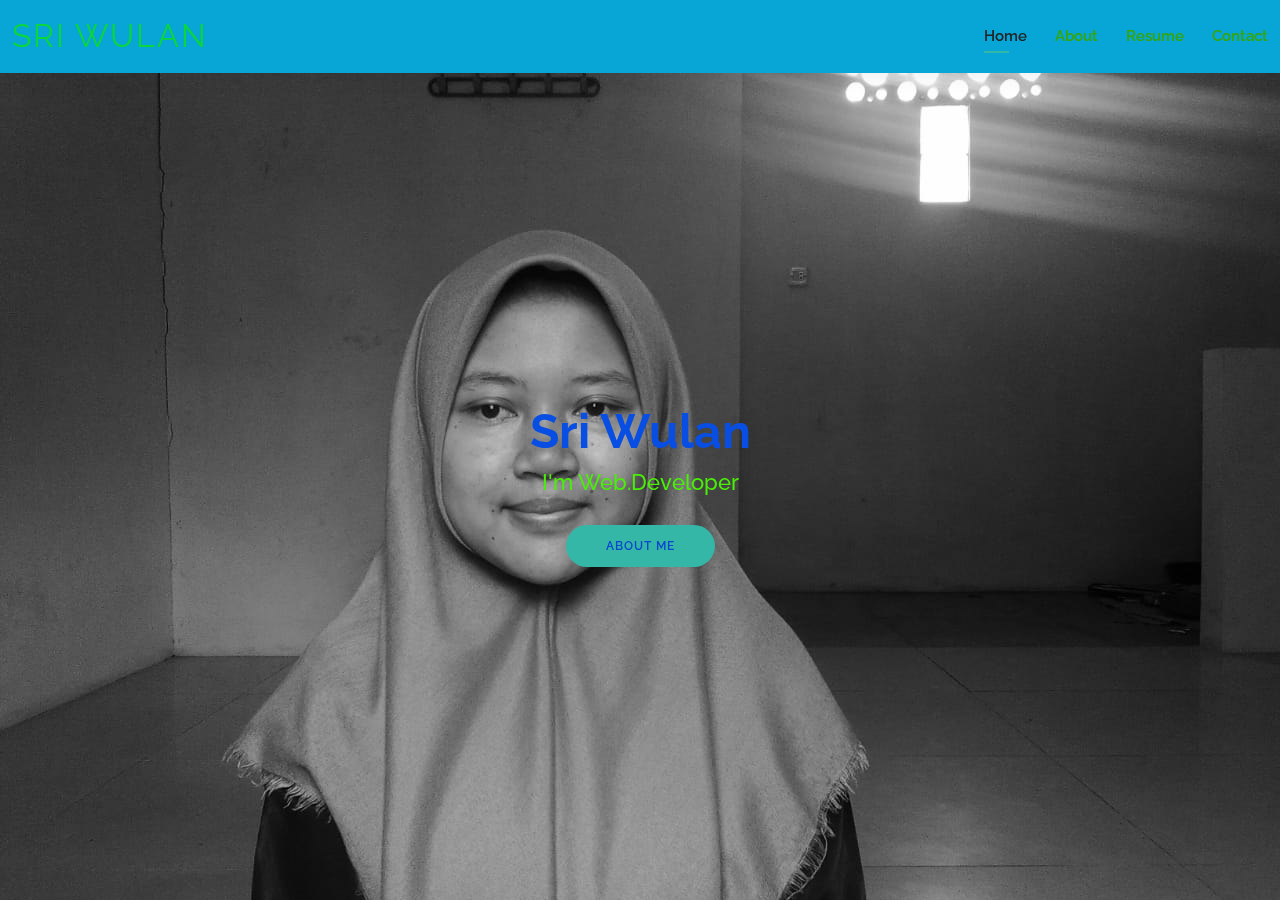
<file: index.html>
<!DOCTYPE html>
<html lang="en">

<head>
  <meta charset="utf-8">
  <meta content="width=device-width, initial-scale=1.0" name="viewport">

  <title>Sriwulan - Index</title>
  <meta content="" name="description">
  <meta content="" name="keywords">

  <!-- Favicons -->
  <link href="assets/img/favicon.png" rel="icon">
  <link href="assets/img/apple-touch-icon.png" rel="apple-touch-icon">

  <!-- Google Fonts -->
  <link href="https://fonts.googleapis.com/css?family=Open+Sans:300,300i,400,400i,600,600i,700,700i|Raleway:300,300i,400,400i,500,500i,600,600i,700,700i|Poppins:300,300i,400,400i,500,500i,600,600i,700,700i" rel="stylesheet">

  <!-- Vendor CSS Files -->
  <link href="assets/vendor/aos/aos.css" rel="stylesheet">
  <link href="assets/vendor/bootstrap/css/bootstrap.min.css" rel="stylesheet">
  <link href="assets/vendor/bootstrap-icons/bootstrap-icons.css" rel="stylesheet">
  <link href="assets/vendor/boxicons/css/boxicons.min.css" rel="stylesheet">
  <link href="assets/vendor/glightbox/css/glightbox.min.css" rel="stylesheet">
  <link href="assets/vendor/swiper/swiper-bundle.min.css" rel="stylesheet">

  <!-- Template Main CSS File -->
  <link href="assets/css/style.css" rel="stylesheet">

  <!-- =======================================================
  * Template Name: Kelly
  * Updated: Sep 18 2023 with Bootstrap v5.3.2
  * Template URL: https://bootstrapmade.com/kelly-free-bootstrap-cv-resume-html-template/
  * Author: BootstrapMade.com
  * License: https://bootstrapmade.com/license/
  ======================================================== -->
</head>

<body>

  <!-- ======= Header ======= -->
  <header id="header" class="fixed-top">
    <div class="container-fluid d-flex justify-content-between align-items-center">

      <h1 class="logo me-auto me-lg-0"><a href="index.html">Sri wulan</a></h1>
      <!-- Uncomment below if you prefer to use an image logo -->
      <!-- <a href="index.html" class="logo"><img src="assets/img/logo.png" alt="" class="img-fluid"></a>-->

      <nav id="navbar" class="navbar order-last order-lg-0">
        <ul>
          <li><a class="active" href="index.html">Home</a></li>
          <li><a href="about.html">About</a></li>
          <li><a href="resume.html">Resume</a></li>
          <li><a href="contact.html">Contact</a></li>
        </ul>
        <i class="bi bi-list mobile-nav-toggle"></i>
      </nav><!-- .navbar -->

    </div>

  </header><!-- End Header -->

  <!-- ======= Hero Section ======= -->
  <section id="hero" class="d-flex align-items-center">
    <div class="container d-flex flex-column align-items-center" data-aos="zoom-in" data-aos-delay="100">
      <h1>Sri Wulan</h1>
      <h2>I'm Web.Developer</h2>
      <a href="about.html" class="btn-about">About Me</a>
    </div>
  </section><!-- End Hero -->


  <div id="preloader"></div>
  <a href="#" class="back-to-top d-flex align-items-center justify-content-center"><i class="bi bi-arrow-up-short"></i></a>

  <!-- Vendor JS Files -->
  <script src="assets/vendor/purecounter/purecounter_vanilla.js"></script>
  <script src="assets/vendor/aos/aos.js"></script>
  <script src="assets/vendor/bootstrap/js/bootstrap.bundle.min.js"></script>
  <script src="assets/vendor/glightbox/js/glightbox.min.js"></script>
  <script src="assets/vendor/isotope-layout/isotope.pkgd.min.js"></script>
  <script src="assets/vendor/swiper/swiper-bundle.min.js"></script>
  <script src="assets/vendor/waypoints/noframework.waypoints.js"></script>
  <script src="assets/vendor/php-email-form/validate.js"></script>

  <!-- Template Main JS File -->
  <script src="assets/js/main.js"></script>

</body>

</html>
</file>
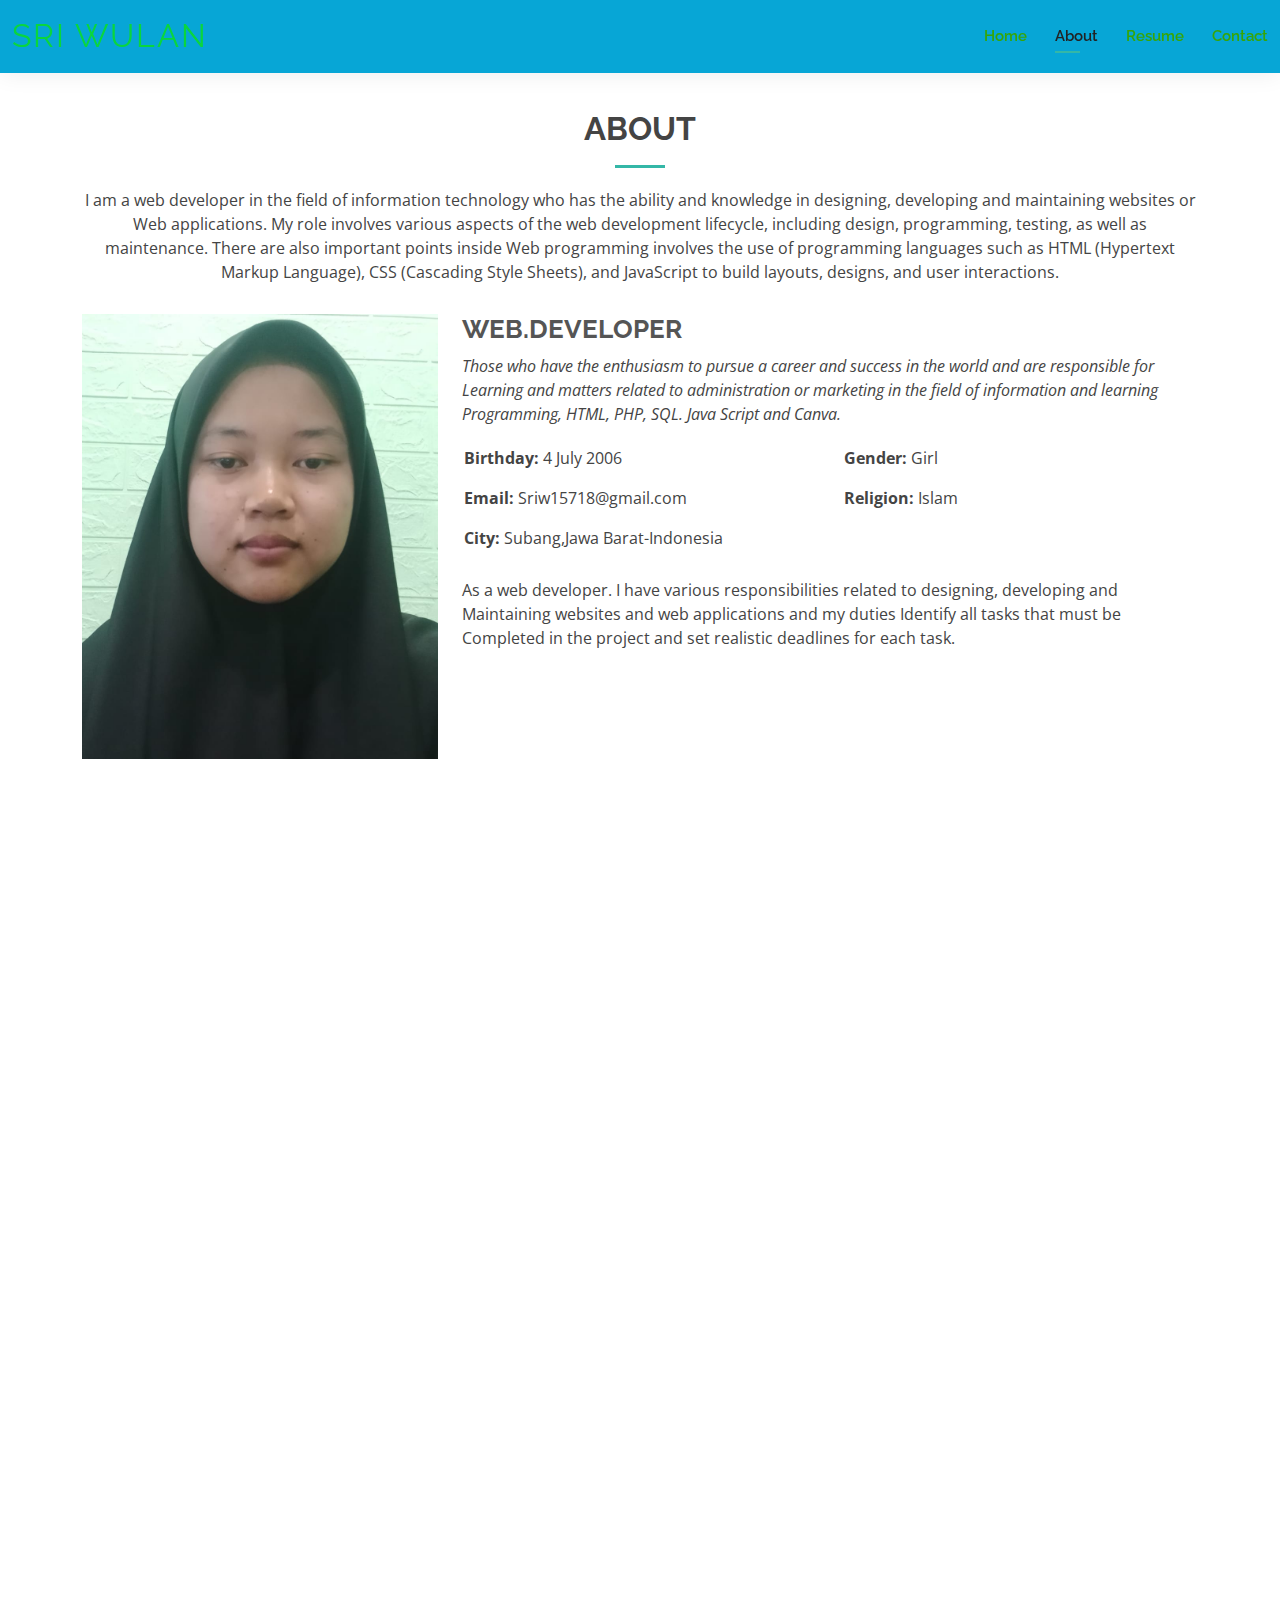
<file: about.html>
<!DOCTYPE html>
<html lang="en">

<head>
  <meta charset="utf-8">
  <meta content="width=device-width, initial-scale=1.0" name="viewport">

  <title>About - Sriwulan</title>
  <meta content="" name="description">
  <meta content="" name="keywords">

  <!-- Favicons -->
  <link href="assets/img/favicon.png" rel="icon">
  <link href="assets/img/apple-touch-icon.png" rel="apple-touch-icon">

  <!-- Google Fonts -->
  <link href="https://fonts.googleapis.com/css?family=Open+Sans:300,300i,400,400i,600,600i,700,700i|Raleway:300,300i,400,400i,500,500i,600,600i,700,700i|Poppins:300,300i,400,400i,500,500i,600,600i,700,700i" rel="stylesheet">

  <!-- Vendor CSS Files -->
  <link href="assets/vendor/aos/aos.css" rel="stylesheet">
  <link href="assets/vendor/bootstrap/css/bootstrap.min.css" rel="stylesheet">
  <link href="assets/vendor/bootstrap-icons/bootstrap-icons.css" rel="stylesheet">
  <link href="assets/vendor/boxicons/css/boxicons.min.css" rel="stylesheet">
  <link href="assets/vendor/glightbox/css/glightbox.min.css" rel="stylesheet">
  <link href="assets/vendor/swiper/swiper-bundle.min.css" rel="stylesheet">

  <!-- Template Main CSS File -->
  <link href="assets/css/style.css" rel="stylesheet">

  <!-- =======================================================
  * Template Name: Kelly
  * Updated: Sep 18 2023 with Bootstrap v5.3.2
  * Template URL: https://bootstrapmade.com/kelly-free-bootstrap-cv-resume-html-template/
  * Author: BootstrapMade.com
  * License: https://bootstrapmade.com/license/
  ======================================================== -->
</head>

<body>

  <!-- ======= Header ======= -->
  <header id="header" class="fixed-top">
    <div class="container-fluid d-flex justify-content-between align-items-center">

      <h1 class="logo me-auto me-lg-0"><a href="index.html">Sri Wulan</a></h1>
      <!-- Uncomment below if you prefer to use an image logo -->
      <!-- <a href="index.html" class="logo"><img src="assets/img/logo.png" alt="" class="img-fluid"></a>-->

      <nav id="navbar" class="navbar order-last order-lg-0">
        <ul>
          <li><a href="index.html">Home</a></li>
          <li><a class="active" href="about.html">About</a></li>
          <li><a href="resume.html">Resume</a></li>
          <li><a href="contact.html">Contact</a></li>
        </ul>
        <i class="bi bi-list mobile-nav-toggle"></i>
      </nav><!-- .navbar -->

    </div>

  </header><!-- End Header -->

  <main id="main">

    <!-- ======= About Section ======= -->
    <section id="about" class="about">
      <div class="container" data-aos="fade-up">

        <div class="section-title">
          <h2>About</h2>
          <p>I am a web developer in the field of information technology who has the ability and knowledge in designing, developing and maintaining websites or Web applications. My role involves various aspects of the web development lifecycle, including design, programming, testing, as well as maintenance.
             There are also important points inside
             Web programming involves the use of programming languages ​​such as HTML (Hypertext Markup Language), CSS (Cascading Style Sheets), and JavaScript to build layouts, designs, and user interactions.</p>
        </div>

        <div class="row">
          <div class="col-lg-4">
            <img src="assets/img/srw.jpeg" class="img-fluid" alt="">
          </div>
          <div class="col-lg-8 pt-4 pt-lg-0 content">
            <h3>WEB.DEVELOPER</h3>
            <p class="fst-italic">
              Those who have the enthusiasm to pursue a career and success in the world and are responsible for Learning and matters related to administration or marketing in the field of information and learning Programming, HTML, PHP, SQL. Java Script and Canva.
            </p>
            <div class="row">
              <div class="col-lg-6">
                <ul>
                  <li><i class="bi bi-rounded-right"></i> <strong>Birthday:</strong> 4 July 2006</li>
                  <li><i class="bi bi-rounded-right"></i> <strong>Email:</strong> Sriw15718@gmail.com</li>
                  <li><i class="bi bi-rounded-right"></i> <strong>City:</strong>  Subang,Jawa Barat-Indonesia</li>
                </ul>
              </div>
              <div class="col-lg-6">
                <ul>
                  <li><i class="bi bi-rounded-right"></i> <strong>Gender:</strong> Girl</li>
                  <li><i class="bi bi-rounded-right"></i> <strong>Religion:</strong> Islam</li>
                </ul>
              </div>
            </div>
            <p>As a web developer. I have various responsibilities related to designing, developing and Maintaining websites and web applications
              and my duties
              Identify all tasks that must be Completed in the project and set realistic deadlines for each task.
              
            </p>
          </div>
        </div>

      </div>
    </section><!-- End About Section -->

    <!-- ======= Skills Section ======= -->
    <section id="skills" class="skills">
      <div class="container" data-aos="fade-up">

        <div class="section-title">
          <h2>Skills</h2>

        <div class="row skills-content">

          <div class="col-lg-6">

            <div class="progress">
              <span class="skill">HTML <i class="val">90%</i></span>
              <div class="progress-bar-wrap">
                <div class="progress-bar" role="progressbar" aria-valuenow="100" aria-valuemin="0" aria-valuemax="100"></div>
              </div>
            </div>

            <div class="progress">
              <span class="skill">CSS <i class="val">80%</i></span>
              <div class="progress-bar-wrap">
                <div class="progress-bar" role="progressbar" aria-valuenow="90" aria-valuemin="0" aria-valuemax="100"></div>
              </div>
            </div>

            <div class="progress">
              <span class="skill">JavaScript <i class="val">75%</i></span>
              <div class="progress-bar-wrap">
                <div class="progress-bar" role="progressbar" aria-valuenow="75" aria-valuemin="0" aria-valuemax="100"></div>
              </div>
            </div>

          </div>

          <div class="col-lg-6">

            <div class="progress">
              <span class="skill">PHP <i class="val">80%</i></span>
              <div class="progress-bar-wrap">
                <div class="progress-bar" role="progressbar" aria-valuenow="80" aria-valuemin="0" aria-valuemax="100"></div>
              </div>
            </div>

            <div class="progress">
              <span class="skill">SQL <i class="val">80%</i></span>
              <div class="progress-bar-wrap">
                <div class="progress-bar" role="progressbar" aria-valuenow="90" aria-valuemin="0" aria-valuemax="100"></div>
              </div>
            </div>

            <div class="progress">
              <span class="skill">CANVA <i class="val">80%</i></span>
              <div class="progress-bar-wrap">
                <div class="progress-bar" role="progressbar" aria-valuenow="55" aria-valuemin="0" aria-valuemax="100"></div>
              </div>
            </div>

          </div>

        </div>

      </div>
    </section><!-- End Skills Section -->

    <!-- ======= Facts Section ======= -->
    <section id="facts" class="facts">
      <div class="container" data-aos="fade-up">

        

        </div>

      </div>
    </section><!-- End Facts Section -->

    <!-- ======= Testimonials Section ======= -->
    <section id="testimonials" class="testimonials">
      <div class="container" data-aos="fade-up">

        <div class="section-title">
          <h2>WORDS OF WISDOM</h2>

        <div class="testimonials-slider swiper" data-aos="fade-up" data-aos-delay="100">
          <div class="swiper-wrapper">

            <div class="swiper-slide">
              <div class="testimonial-item">
                <img src="assets/img/testimonials/anf.jpeg" class="testimonial-img" alt="">
                <h3>Anisa Agustina</h3>
                <h4>Web.Developer</h4>
                <p>
                  <i class="bx bxs-quote-alt-left quote-icon-left"></i>
                  Failure is a delayed victory. Don't give up because giving up means there is no victory.
                  <i class="bx bxs-quote-alt-right quote-icon-right"></i>
                </p>
              </div>
            </div><!-- End testimonial item -->

            <div class="swiper-slide">
              <div class="testimonial-item">
                <img src="assets/img/testimonials/ffb.jpeg" class="testimonial-img" alt="">
                <h3>Feby Febryanti</h3>
                <h4>Web.Developer</h4>
                <p>
                  <i class="bx bxs-quote-alt-left quote-icon-left"></i>
                  Dream big work hard and make it happen.
                  <i class="bx bxs-quote-alt-right quote-icon-right"></i>
                </p>
              </div>
            </div><!-- End testimonial item -->

            <div class="swiper-slide">
              <div class="testimonial-item">
                <img src="assets/img/testimonials/ftr.jpeg" class="testimonial-img" alt="">
                <h3>Ririn Rahmawati</h3>
                <h4>Web.Developer</h4>
                <p>
                  <i class="bx bxs-quote-alt-left quote-icon-left"></i>
                  Trust Allah when things don't go according to your expectations, Allah has a good plan for us.
                  <i class="bx bxs-quote-alt-right quote-icon-right"></i>
                </p>
              </div>
            </div><!-- End testimonial item -->

            <div class="swiper-slide">
              <div class="testimonial-item">
                <img src="assets/img/testimonials/rn.jpeg" class="testimonial-img" alt="">
                <h3>Rindanti Martasya</h3>
                <h4>WEb.Developer</h4>
                <p>
                  <i class="bx bxs-quote-alt-left quote-icon-left"></i>
                  Great people are not produced from their ease, pleasure and comfort in the form of difficulties, challenges and tears.
                  <i class="bx bxs-quote-alt-right quote-icon-right"></i>
                </p>
              </div>
            </div><!-- End testimonial item -->

            <div class="swiper-slide">
              <div class="testimonial-item">
                <img src="assets/img/testimonials/fwls.jpeg" class="testimonial-img" alt="">
                <h3>Wulan Sari</h3>
                <h4>Web.Developer</h4>
                <p>
                  <i class="bx bxs-quote-alt-left quote-icon-left"></i>
                  Wealth is not a lot of possessions, but wealth is a heart that feels enough.
                  <i class="bx bxs-quote-alt-right quote-icon-right"></i>
                </p>
              </div>
            </div><!-- End testimonial item -->

          </div>
          <div class="swiper-pagination"></div>
        </div>

      </div>
    </section><!-- End Testimonials Section -->

  </main><!-- End #main -->

  
  <div id="preloader"></div>
  <a href="#" class="back-to-top d-flex align-items-center justify-content-center"><i class="bi bi-arrow-up-short"></i></a>

  <!-- Vendor JS Files -->
  <script src="assets/vendor/purecounter/purecounter_vanilla.js"></script>
  <script src="assets/vendor/aos/aos.js"></script>
  <script src="assets/vendor/bootstrap/js/bootstrap.bundle.min.js"></script>
  <script src="assets/vendor/glightbox/js/glightbox.min.js"></script>
  <script src="assets/vendor/isotope-layout/isotope.pkgd.min.js"></script>
  <script src="assets/vendor/swiper/swiper-bundle.min.js"></script>
  <script src="assets/vendor/waypoints/noframework.waypoints.js"></script>
  <script src="assets/vendor/php-email-form/validate.js"></script>

  <!-- Template Main JS File -->
  <script src="assets/js/main.js"></script>

</body>

</html>
</file>
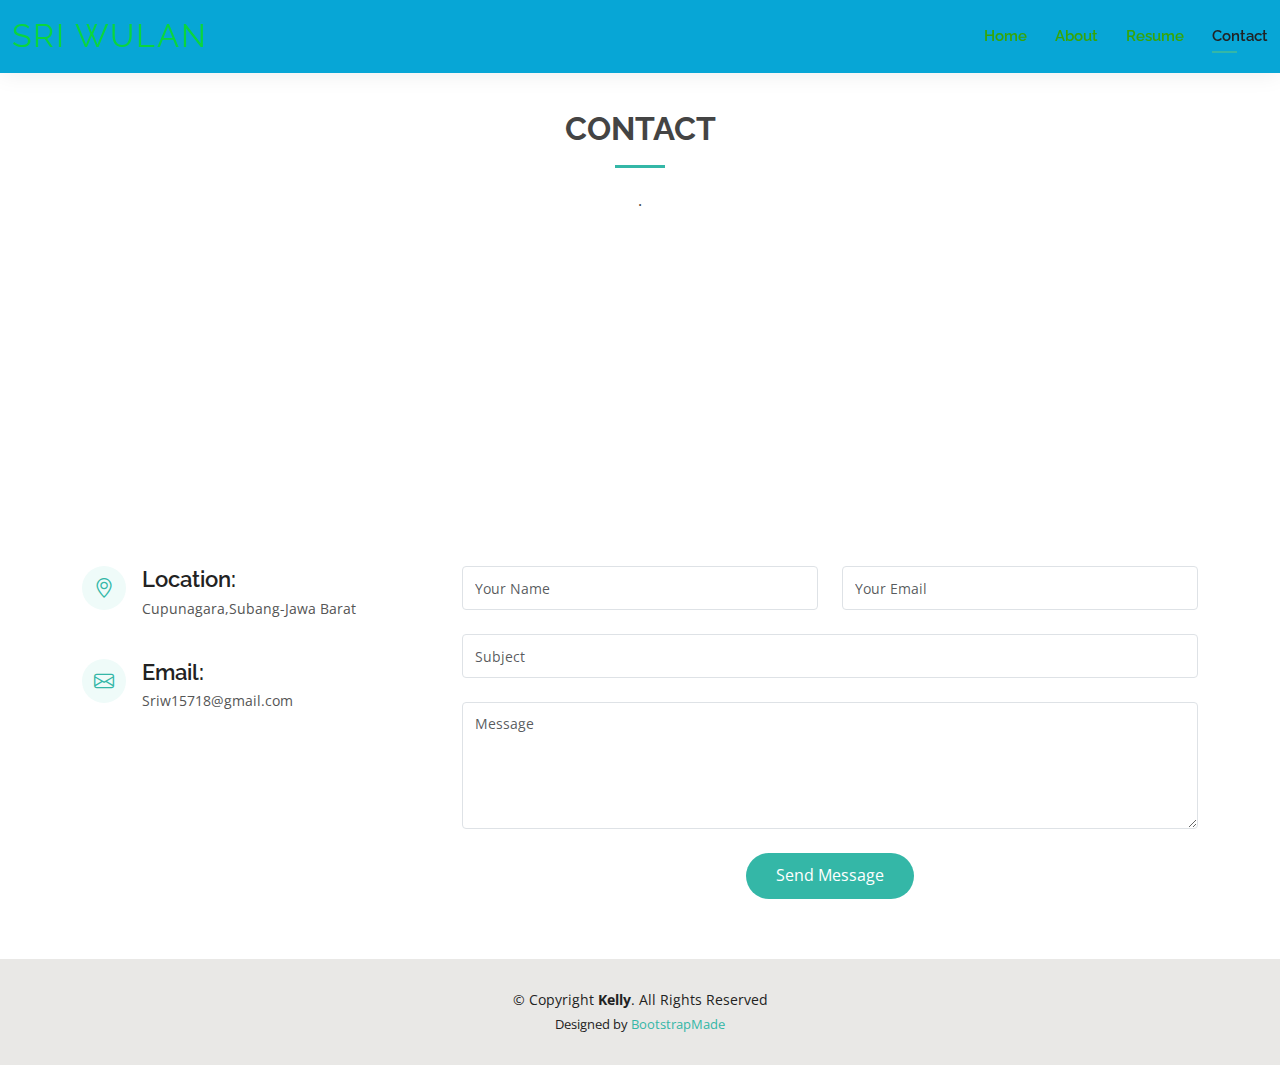
<file: contact.html>
<!DOCTYPE html>
<html lang="en">

<head>
  <meta charset="utf-8">
  <meta content="width=device-width, initial-scale=1.0" name="viewport">

  <title>Contact - Sriwulan</title>
  <meta content="" name="description">
  <meta content="" name="keywords">

  <!-- Favicons -->
  <link href="assets/img/favicon.png" rel="icon">
  <link href="assets/img/apple-touch-icon.png" rel="apple-touch-icon">

  <!-- Google Fonts -->
  <link href="https://fonts.googleapis.com/css?family=Open+Sans:300,300i,400,400i,600,600i,700,700i|Raleway:300,300i,400,400i,500,500i,600,600i,700,700i|Poppins:300,300i,400,400i,500,500i,600,600i,700,700i" rel="stylesheet">

  <!-- Vendor CSS Files -->
  <link href="assets/vendor/aos/aos.css" rel="stylesheet">
  <link href="assets/vendor/bootstrap/css/bootstrap.min.css" rel="stylesheet">
  <link href="assets/vendor/bootstrap-icons/bootstrap-icons.css" rel="stylesheet">
  <link href="assets/vendor/boxicons/css/boxicons.min.css" rel="stylesheet">
  <link href="assets/vendor/glightbox/css/glightbox.min.css" rel="stylesheet">
  <link href="assets/vendor/swiper/swiper-bundle.min.css" rel="stylesheet">

  <!-- Template Main CSS File -->
  <link href="assets/css/style.css" rel="stylesheet">

  <!-- =======================================================
  * Template Name: Kelly
  * Updated: Sep 18 2023 with Bootstrap v5.3.2
  * Template URL: https://bootstrapmade.com/kelly-free-bootstrap-cv-resume-html-template/
  * Author: BootstrapMade.com
  * License: https://bootstrapmade.com/license/
  ======================================================== -->
</head>

<body>

  <!-- ======= Header ======= -->
  <header id="header" class="fixed-top">
    <div class="container-fluid d-flex justify-content-between align-items-center">

      <h1 class="logo me-auto me-lg-0"><a href="index.html">Sri Wulan</a></h1>
      <!-- Uncomment below if you prefer to use an image logo -->
      <!-- <a href="index.html" class="logo"><img src="assets/img/logo.png" alt="" class="img-fluid"></a>-->

      <nav id="navbar" class="navbar order-last order-lg-0">
        <ul>
          <li><a href="index.html">Home</a></li>
          <li><a href="about.html">About</a></li>
          <li><a href="resume.html">Resume</a></li>
          <li><a class="active" href="contact.html">Contact</a></li>
        </ul>
        <i class="bi bi-list mobile-nav-toggle"></i>
      </nav><!-- .navbar -->

    </div>

  </header><!-- End Header -->

  <main id="main">

    <!-- ======= Contact Section ======= -->
    <section id="contact" class="contact">
      <div class="container" data-aos="fade-up">

        <div class="section-title">
          <h2>Contact</h2>
          <p>.</p>
        </div>

        <div>
          <iframe style="border:0; width: 100%; height: 270px;"iframe src="https://www.google.com/maps/embed?pb=!1m18!1m12!1m3!1d3961.9242462988473!2d107.71315589999999!3d-6.7790743!2m3!1f0!2f0!3f0!3m2!1i1024!2i768!4f13.1!3m3!1m2!1s0x2e68df93764646d7%3A0x6a1c83f5129e77d0!2sCupunagara!5e0!3m2!1sen!2sid!4v1699030185481!5m2!1sen!2sid" width="600" height="450" style="border:0;" allowfullscreen="" loading="lazy" referrerpolicy=" frameborder="0" allowfullscreen></iframe>
        </div>

        <div class="row mt-5">

          <div class="col-lg-4">
            <div class="info">
              <div class="address">
                <i class="bi bi-geo-alt"></i>
                <h4>Location:</h4>
                <p>Cupunagara,Subang-Jawa Barat</p>
              </div>

              <div class="email">
                <i class="bi bi-envelope"></i>
                <h4>Email:</h4>
                <p>Sriw15718@gmail.com</p>
              </div>

            </div>

          </div>

          <div class="col-lg-8 mt-5 mt-lg-0">

            <form action="forms/contact.php" method="post" role="form" class="php-email-form">
              <div class="row">
                <div class="col-md-6 form-group">
                  <input type="text" name="name" class="form-control" id="name" placeholder="Your Name" required>
                </div>
                <div class="col-md-6 form-group mt-3 mt-md-0">
                  <input type="email" class="form-control" name="email" id="email" placeholder="Your Email" required>
                </div>
              </div>
              <div class="form-group mt-3">
                <input type="text" class="form-control" name="subject" id="subject" placeholder="Subject" required>
              </div>
              <div class="form-group mt-3">
                <textarea class="form-control" name="message" rows="5" placeholder="Message" required></textarea>
              </div>
              <div class="my-3">
                <div class="loading">Loading</div>
                <div class="error-message"></div>
                <div class="sent-message">Your message has been sent. Thank you!</div>
              </div>
              <div class="text-center"><button type="submit">Send Message</button></div>
            </form>

          </div>

        </div>

      </div>
    </section><!-- End Contact Section -->

  </main><!-- End #main -->

  <!-- ======= Footer ======= -->
  <footer id="footer">
    <div class="container">
      <div class="copyright">
        &copy; Copyright <strong><span>Kelly</span></strong>. All Rights Reserved
      </div>
      <div class="credits">
        <!-- All the links in the footer should remain intact. -->
        <!-- You can delete the links only if you purchased the pro version. -->
        <!-- Licensing information: https://bootstrapmade.com/license/ -->
        <!-- Purchase the pro version with working PHP/AJAX contact form: https://bootstrapmade.com/kelly-free-bootstrap-cv-resume-html-template/ -->
        Designed by <a href="https://bootstrapmade.com/">BootstrapMade</a>
      </div>
    </div>
  </footer><!-- End  Footer -->

  <div id="preloader"></div>
  <a href="#" class="back-to-top d-flex align-items-center justify-content-center"><i class="bi bi-arrow-up-short"></i></a>

  <!-- Vendor JS Files -->
  <script src="assets/vendor/purecounter/purecounter_vanilla.js"></script>
  <script src="assets/vendor/aos/aos.js"></script>
  <script src="assets/vendor/bootstrap/js/bootstrap.bundle.min.js"></script>
  <script src="assets/vendor/glightbox/js/glightbox.min.js"></script>
  <script src="assets/vendor/isotope-layout/isotope.pkgd.min.js"></script>
  <script src="assets/vendor/swiper/swiper-bundle.min.js"></script>
  <script src="assets/vendor/waypoints/noframework.waypoints.js"></script>
  <script src="assets/vendor/php-email-form/validate.js"></script>

  <!-- Template Main JS File -->
  <script src="assets/js/main.js"></script>

</body>

</html>
</file>
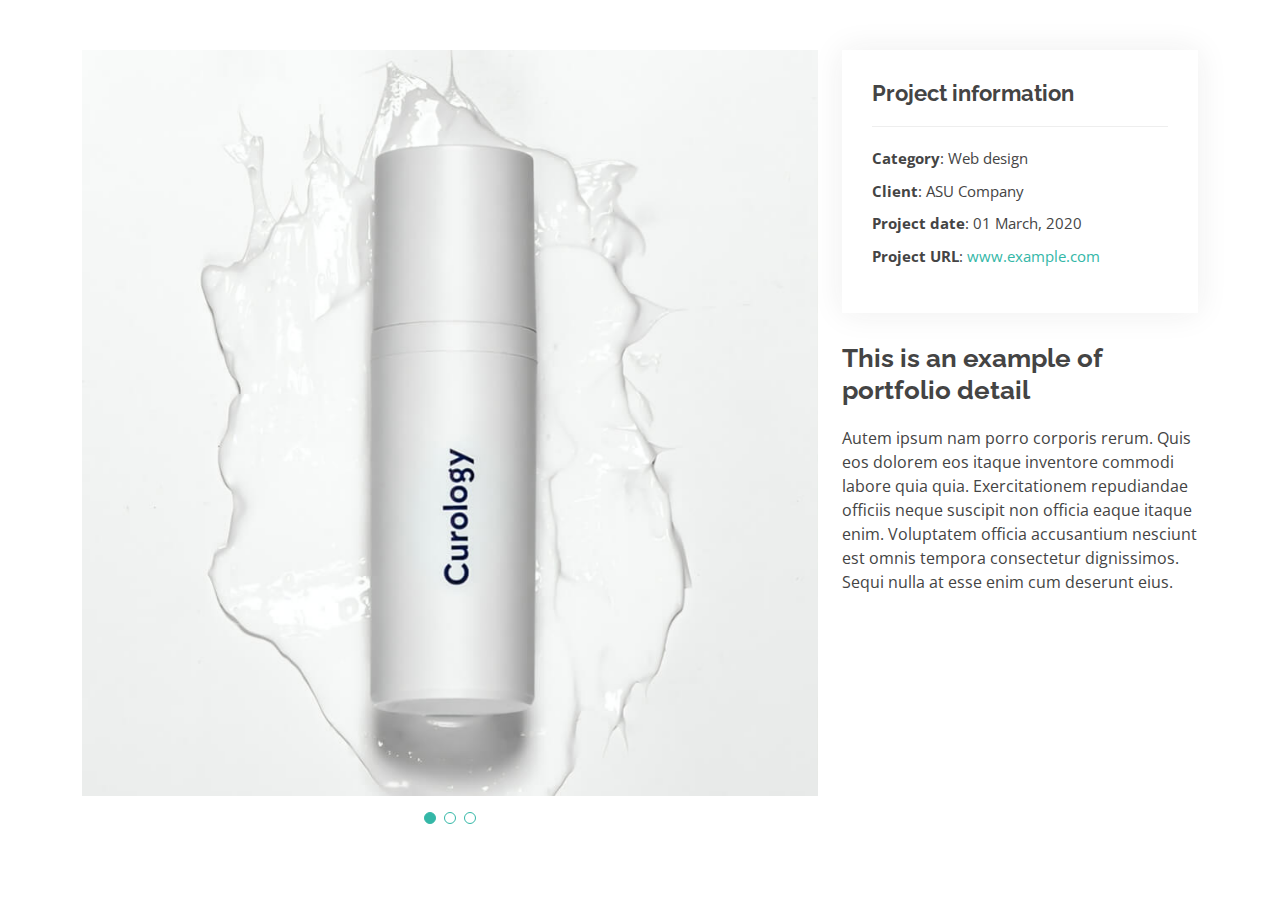
<file: portfolio-details.html>
<!DOCTYPE html>
<html lang="en">

<head>
  <meta charset="utf-8">
  <meta content="width=device-width, initial-scale=1.0" name="viewport">

  <title>Portfolio Details - Kelly Bootstrap Template</title>
  <meta content="" name="description">
  <meta content="" name="keywords">

  <!-- Favicons -->
  <link href="assets/img/favicon.png" rel="icon">
  <link href="assets/img/apple-touch-icon.png" rel="apple-touch-icon">

  <!-- Google Fonts -->
  <link href="https://fonts.googleapis.com/css?family=Open+Sans:300,300i,400,400i,600,600i,700,700i|Raleway:300,300i,400,400i,500,500i,600,600i,700,700i|Poppins:300,300i,400,400i,500,500i,600,600i,700,700i" rel="stylesheet">

  <!-- Vendor CSS Files -->
  <link href="assets/vendor/aos/aos.css" rel="stylesheet">
  <link href="assets/vendor/bootstrap/css/bootstrap.min.css" rel="stylesheet">
  <link href="assets/vendor/bootstrap-icons/bootstrap-icons.css" rel="stylesheet">
  <link href="assets/vendor/boxicons/css/boxicons.min.css" rel="stylesheet">
  <link href="assets/vendor/glightbox/css/glightbox.min.css" rel="stylesheet">
  <link href="assets/vendor/swiper/swiper-bundle.min.css" rel="stylesheet">

  <!-- Template Main CSS File -->
  <link href="assets/css/style.css" rel="stylesheet">

  <!-- =======================================================
  * Template Name: Kelly
  * Updated: Sep 18 2023 with Bootstrap v5.3.2
  * Template URL: https://bootstrapmade.com/kelly-free-bootstrap-cv-resume-html-template/
  * Author: BootstrapMade.com
  * License: https://bootstrapmade.com/license/
  ======================================================== -->
</head>

<body>

  <main id="main">

    <!-- ======= Portfolio Details Section ======= -->
    <section id="portfolio-details" class="portfolio-details">
      <div class="container">

        <div class="row gy-4">

          <div class="col-lg-8">
            <div class="portfolio-details-slider swiper">
              <div class="swiper-wrapper align-items-center">

                <div class="swiper-slide">
                  <img src="assets/img/portfolio/portfolio-1.jpg" alt="">
                </div>

                <div class="swiper-slide">
                  <img src="assets/img/portfolio/portfolio-2.jpg" alt="">
                </div>

                <div class="swiper-slide">
                  <img src="assets/img/portfolio/portfolio-3.jpg" alt="">
                </div>

              </div>
              <div class="swiper-pagination"></div>
            </div>
          </div>

          <div class="col-lg-4">
            <div class="portfolio-info">
              <h3>Project information</h3>
              <ul>
                <li><strong>Category</strong>: Web design</li>
                <li><strong>Client</strong>: ASU Company</li>
                <li><strong>Project date</strong>: 01 March, 2020</li>
                <li><strong>Project URL</strong>: <a href="#">www.example.com</a></li>
              </ul>
            </div>
            <div class="portfolio-description">
              <h2>This is an example of portfolio detail</h2>
              <p>
                Autem ipsum nam porro corporis rerum. Quis eos dolorem eos itaque inventore commodi labore quia quia. Exercitationem repudiandae officiis neque suscipit non officia eaque itaque enim. Voluptatem officia accusantium nesciunt est omnis tempora consectetur dignissimos. Sequi nulla at esse enim cum deserunt eius.
              </p>
            </div>
          </div>

        </div>

      </div>
    </section><!-- End Portfolio Details Section -->

  </main><!-- End #main -->

  <div id="preloader"></div>
  <a href="#" class="back-to-top d-flex align-items-center justify-content-center"><i class="bi bi-arrow-up-short"></i></a>

  <!-- Vendor JS Files -->
  <script src="assets/vendor/purecounter/purecounter_vanilla.js"></script>
  <script src="assets/vendor/aos/aos.js"></script>
  <script src="assets/vendor/bootstrap/js/bootstrap.bundle.min.js"></script>
  <script src="assets/vendor/glightbox/js/glightbox.min.js"></script>
  <script src="assets/vendor/isotope-layout/isotope.pkgd.min.js"></script>
  <script src="assets/vendor/swiper/swiper-bundle.min.js"></script>
  <script src="assets/vendor/waypoints/noframework.waypoints.js"></script>
  <script src="assets/vendor/php-email-form/validate.js"></script>

  <!-- Template Main JS File -->
  <script src="assets/js/main.js"></script>

</body>

</html>
</file>
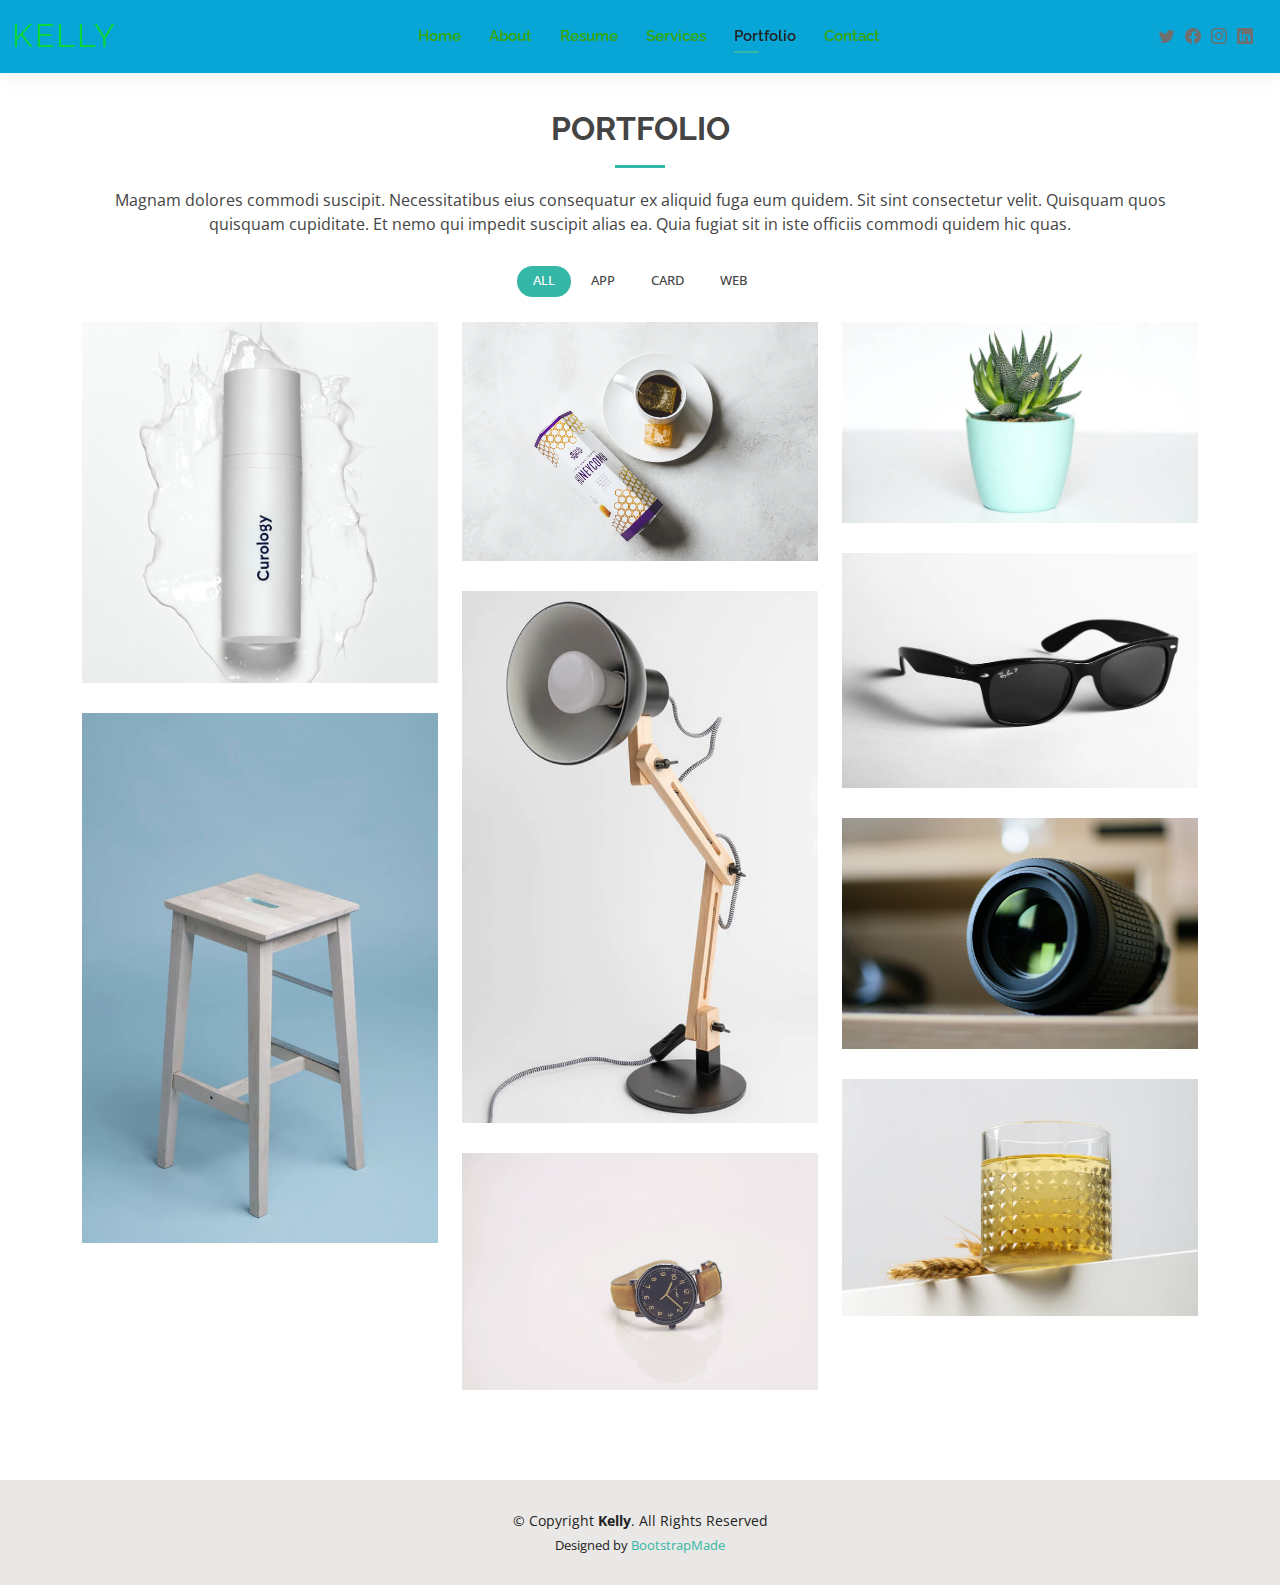
<file: portfolio.html>
<!DOCTYPE html>
<html lang="en">

<head>
  <meta charset="utf-8">
  <meta content="width=device-width, initial-scale=1.0" name="viewport">

  <title>Portfolio - Kelly Bootstrap Template</title>
  <meta content="" name="description">
  <meta content="" name="keywords">

  <!-- Favicons -->
  <link href="assets/img/favicon.png" rel="icon">
  <link href="assets/img/apple-touch-icon.png" rel="apple-touch-icon">

  <!-- Google Fonts -->
  <link href="https://fonts.googleapis.com/css?family=Open+Sans:300,300i,400,400i,600,600i,700,700i|Raleway:300,300i,400,400i,500,500i,600,600i,700,700i|Poppins:300,300i,400,400i,500,500i,600,600i,700,700i" rel="stylesheet">

  <!-- Vendor CSS Files -->
  <link href="assets/vendor/aos/aos.css" rel="stylesheet">
  <link href="assets/vendor/bootstrap/css/bootstrap.min.css" rel="stylesheet">
  <link href="assets/vendor/bootstrap-icons/bootstrap-icons.css" rel="stylesheet">
  <link href="assets/vendor/boxicons/css/boxicons.min.css" rel="stylesheet">
  <link href="assets/vendor/glightbox/css/glightbox.min.css" rel="stylesheet">
  <link href="assets/vendor/swiper/swiper-bundle.min.css" rel="stylesheet">

  <!-- Template Main CSS File -->
  <link href="assets/css/style.css" rel="stylesheet">

  <!-- =======================================================
  * Template Name: Kelly
  * Updated: Sep 18 2023 with Bootstrap v5.3.2
  * Template URL: https://bootstrapmade.com/kelly-free-bootstrap-cv-resume-html-template/
  * Author: BootstrapMade.com
  * License: https://bootstrapmade.com/license/
  ======================================================== -->
</head>

<body>

  <!-- ======= Header ======= -->
  <header id="header" class="fixed-top">
    <div class="container-fluid d-flex justify-content-between align-items-center">

      <h1 class="logo me-auto me-lg-0"><a href="index.html">Kelly</a></h1>
      <!-- Uncomment below if you prefer to use an image logo -->
      <!-- <a href="index.html" class="logo"><img src="assets/img/logo.png" alt="" class="img-fluid"></a>-->

      <nav id="navbar" class="navbar order-last order-lg-0">
        <ul>
          <li><a href="index.html">Home</a></li>
          <li><a href="about.html">About</a></li>
          <li><a href="resume.html">Resume</a></li>
          <li><a href="services.html">Services</a></li>
          <li><a class="active" href="portfolio.html">Portfolio</a></li>
          <li><a href="contact.html">Contact</a></li>
        </ul>
        <i class="bi bi-list mobile-nav-toggle"></i>
      </nav><!-- .navbar -->

      <div class="header-social-links">
        <a href="#" class="twitter"><i class="bi bi-twitter"></i></a>
        <a href="#" class="facebook"><i class="bi bi-facebook"></i></a>
        <a href="#" class="instagram"><i class="bi bi-instagram"></i></a>
        <a href="#" class="linkedin"><i class="bi bi-linkedin"></i></i></a>
      </div>

    </div>

  </header><!-- End Header -->

  <main id="main">

    <!-- ======= Portfolio Section ======= -->
    <section id="portfolio" class="portfolio">
      <div class="container" data-aos="fade-up">

        <div class="section-title">
          <h2>Portfolio</h2>
          <p>Magnam dolores commodi suscipit. Necessitatibus eius consequatur ex aliquid fuga eum quidem. Sit sint consectetur velit. Quisquam quos quisquam cupiditate. Et nemo qui impedit suscipit alias ea. Quia fugiat sit in iste officiis commodi quidem hic quas.</p>
        </div>

        <div class="row" data-aos="fade-up" data-aos-delay="100">
          <div class="col-lg-12 d-flex justify-content-center">
            <ul id="portfolio-flters">
              <li data-filter="*" class="filter-active">All</li>
              <li data-filter=".filter-app">App</li>
              <li data-filter=".filter-card">Card</li>
              <li data-filter=".filter-web">Web</li>
            </ul>
          </div>
        </div>

        <div class="row portfolio-container" data-aos="fade-up" data-aos-delay="200">

          <div class="col-lg-4 col-md-6 portfolio-item filter-app">
            <div class="portfolio-wrap">
              <img src="assets/img/portfolio/portfolio-1.jpg" class="img-fluid" alt="">
              <div class="portfolio-info">
                <h4>App 1</h4>
                <p>App</p>
                <div class="portfolio-links">
                  <a href="assets/img/portfolio/portfolio-1.jpg" data-gallery="portfolioGallery" class="portfolio-lightbox" title="App 1"><i class="bx bx-plus"></i></a>
                  <a href="portfolio-details.html" class="portfolio-details-lightbox" data-glightbox="type: external" title="Portfolio Details"><i class="bx bx-link"></i></a>
                </div>
              </div>
            </div>
          </div>

          <div class="col-lg-4 col-md-6 portfolio-item filter-web">
            <div class="portfolio-wrap">
              <img src="assets/img/portfolio/portfolio-2.jpg" class="img-fluid" alt="">
              <div class="portfolio-info">
                <h4>Web 3</h4>
                <p>Web</p>
                <div class="portfolio-links">
                  <a href="assets/img/portfolio/portfolio-2.jpg" data-gallery="portfolioGallery" class="portfolio-lightbox" title="Web 3"><i class="bx bx-plus"></i></a>
                  <a href="portfolio-details.html" class="portfolio-details-lightbox" data-glightbox="type: external" title="Portfolio Details"><i class="bx bx-link"></i></a>
                </div>
              </div>
            </div>
          </div>

          <div class="col-lg-4 col-md-6 portfolio-item filter-app">
            <div class="portfolio-wrap">
              <img src="assets/img/portfolio/portfolio-3.jpg" class="img-fluid" alt="">
              <div class="portfolio-info">
                <h4>App 2</h4>
                <p>App</p>
                <div class="portfolio-links">
                  <a href="assets/img/portfolio/portfolio-3.jpg" data-gallery="portfolioGallery" class="portfolio-lightbox" title="App 2"><i class="bx bx-plus"></i></a>
                  <a href="portfolio-details.html" class="portfolio-details-lightbox" data-glightbox="type: external" title="Portfolio Details"><i class="bx bx-link"></i></a>
                </div>
              </div>
            </div>
          </div>

          <div class="col-lg-4 col-md-6 portfolio-item filter-card">
            <div class="portfolio-wrap">
              <img src="assets/img/portfolio/portfolio-4.jpg" class="img-fluid" alt="">
              <div class="portfolio-info">
                <h4>Card 2</h4>
                <p>Card</p>
                <div class="portfolio-links">
                  <a href="assets/img/portfolio/portfolio-4.jpg" data-gallery="portfolioGallery" class="portfolio-lightbox" title="Card 2"><i class="bx bx-plus"></i></a>
                  <a href="portfolio-details.html" class="portfolio-details-lightbox" data-glightbox="type: external" title="Portfolio Details"><i class="bx bx-link"></i></a>
                </div>
              </div>
            </div>
          </div>

          <div class="col-lg-4 col-md-6 portfolio-item filter-web">
            <div class="portfolio-wrap">
              <img src="assets/img/portfolio/portfolio-5.jpg" class="img-fluid" alt="">
              <div class="portfolio-info">
                <h4>Web 2</h4>
                <p>Web</p>
                <div class="portfolio-links">
                  <a href="assets/img/portfolio/portfolio-5.jpg" data-gallery="portfolioGallery" class="portfolio-lightbox" title="Web 2"><i class="bx bx-plus"></i></a>
                  <a href="portfolio-details.html" class="portfolio-details-lightbox" data-glightbox="type: external" title="Portfolio Details"><i class="bx bx-link"></i></a>
                </div>
              </div>
            </div>
          </div>

          <div class="col-lg-4 col-md-6 portfolio-item filter-app">
            <div class="portfolio-wrap">
              <img src="assets/img/portfolio/portfolio-6.jpg" class="img-fluid" alt="">
              <div class="portfolio-info">
                <h4>App 3</h4>
                <p>App</p>
                <div class="portfolio-links">
                  <a href="assets/img/portfolio/portfolio-6.jpg" data-gallery="portfolioGallery" class="portfolio-lightbox" title="App 3"><i class="bx bx-plus"></i></a>
                  <a href="portfolio-details.html" class="portfolio-details-lightbox" data-glightbox="type: external" title="Portfolio Details"><i class="bx bx-link"></i></a>
                </div>
              </div>
            </div>
          </div>

          <div class="col-lg-4 col-md-6 portfolio-item filter-card">
            <div class="portfolio-wrap">
              <img src="assets/img/portfolio/portfolio-7.jpg" class="img-fluid" alt="">
              <div class="portfolio-info">
                <h4>Card 1</h4>
                <p>Card</p>
                <div class="portfolio-links">
                  <a href="assets/img/portfolio/portfolio-7.jpg" data-gallery="portfolioGallery" class="portfolio-lightbox" title="Card 1"><i class="bx bx-plus"></i></a>
                  <a href="portfolio-details.html" class="portfolio-details-lightbox" data-glightbox="type: external" title="Portfolio Details"><i class="bx bx-link"></i></a>
                </div>
              </div>
            </div>
          </div>

          <div class="col-lg-4 col-md-6 portfolio-item filter-card">
            <div class="portfolio-wrap">
              <img src="assets/img/portfolio/portfolio-8.jpg" class="img-fluid" alt="">
              <div class="portfolio-info">
                <h4>Card 3</h4>
                <p>Card</p>
                <div class="portfolio-links">
                  <a href="assets/img/portfolio/portfolio-8.jpg" data-gallery="portfolioGallery" class="portfolio-lightbox" title="Card 3"><i class="bx bx-plus"></i></a>
                  <a href="portfolio-details.html" class="portfolio-details-lightbox" data-glightbox="type: external" title="Portfolio Details"><i class="bx bx-link"></i></a>
                </div>
              </div>
            </div>
          </div>

          <div class="col-lg-4 col-md-6 portfolio-item filter-web">
            <div class="portfolio-wrap">
              <img src="assets/img/portfolio/portfolio-9.jpg" class="img-fluid" alt="">
              <div class="portfolio-info">
                <h4>Web 3</h4>
                <p>Web</p>
                <div class="portfolio-links">
                  <a href="assets/img/portfolio/portfolio-9.jpg" data-gallery="portfolioGallery" class="portfolio-lightbox" title="Web 3"><i class="bx bx-plus"></i></a>
                  <a href="portfolio-details.html" class="portfolio-details-lightbox" data-glightbox="type: external" title="Portfolio Details"><i class="bx bx-link"></i></a>
                </div>
              </div>
            </div>
          </div>

        </div>

      </div>
    </section><!-- End Portfolio Section -->

  </main><!-- End #main -->

  <!-- ======= Footer ======= -->
  <footer id="footer">
    <div class="container">
      <div class="copyright">
        &copy; Copyright <strong><span>Kelly</span></strong>. All Rights Reserved
      </div>
      <div class="credits">
        <!-- All the links in the footer should remain intact. -->
        <!-- You can delete the links only if you purchased the pro version. -->
        <!-- Licensing information: https://bootstrapmade.com/license/ -->
        <!-- Purchase the pro version with working PHP/AJAX contact form: https://bootstrapmade.com/kelly-free-bootstrap-cv-resume-html-template/ -->
        Designed by <a href="https://bootstrapmade.com/">BootstrapMade</a>
      </div>
    </div>
  </footer><!-- End  Footer -->

  <div id="preloader"></div>
  <a href="#" class="back-to-top d-flex align-items-center justify-content-center"><i class="bi bi-arrow-up-short"></i></a>

  <!-- Vendor JS Files -->
  <script src="assets/vendor/purecounter/purecounter_vanilla.js"></script>
  <script src="assets/vendor/aos/aos.js"></script>
  <script src="assets/vendor/bootstrap/js/bootstrap.bundle.min.js"></script>
  <script src="assets/vendor/glightbox/js/glightbox.min.js"></script>
  <script src="assets/vendor/isotope-layout/isotope.pkgd.min.js"></script>
  <script src="assets/vendor/swiper/swiper-bundle.min.js"></script>
  <script src="assets/vendor/waypoints/noframework.waypoints.js"></script>
  <script src="assets/vendor/php-email-form/validate.js"></script>

  <!-- Template Main JS File -->
  <script src="assets/js/main.js"></script>

</body>

</html>
</file>
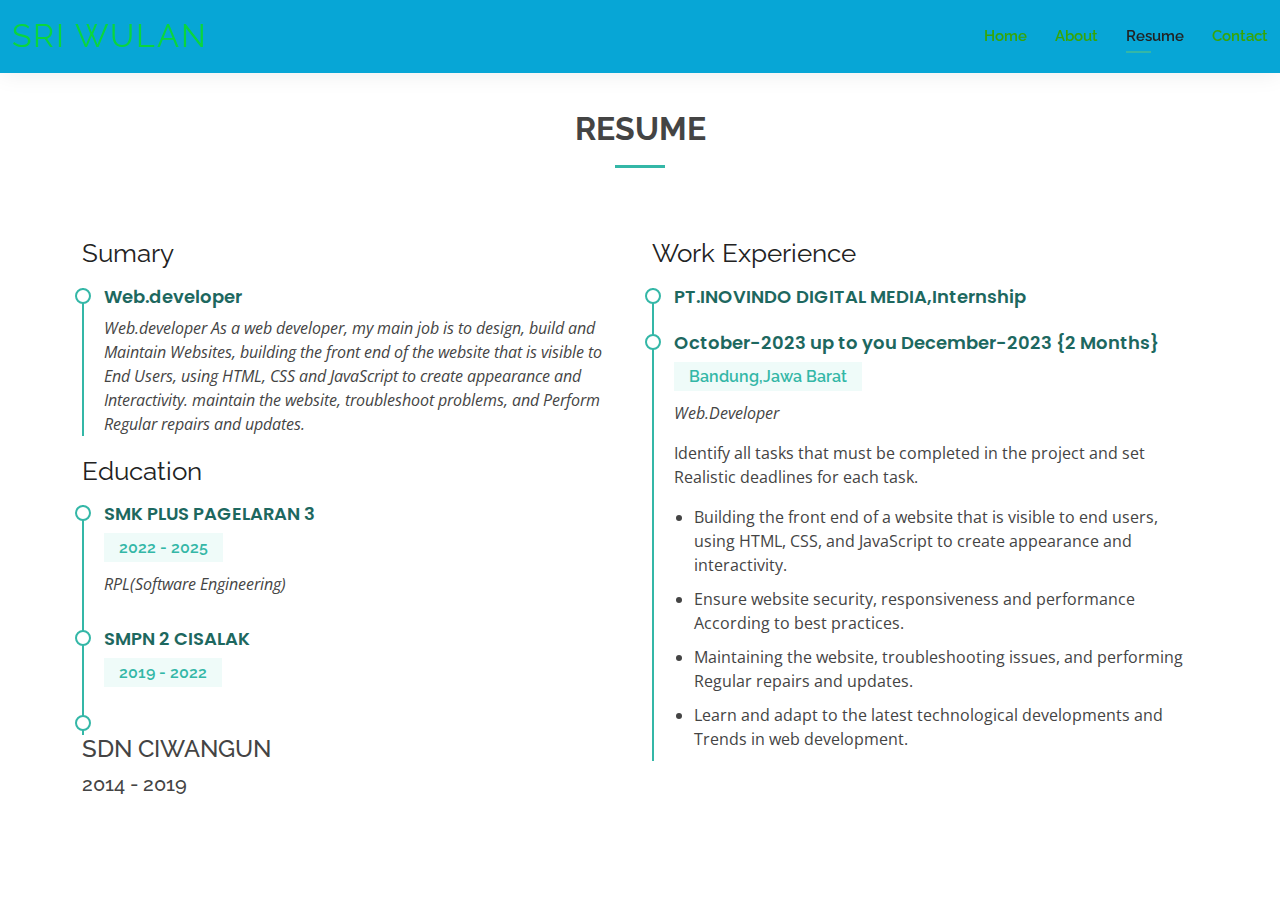
<file: resume.html>
<!DOCTYPE html>
<html lang="en">

<head>
  <meta charset="utf-8">
  <meta content="width=device-width, initial-scale=1.0" name="viewport">

  <title>Resume - Sriwulan</title>
  <meta content="" name="description">
  <meta content="" name="keywords">

  <!-- Favicons -->
  <link href="assets/img/favicon.png" rel="icon">
  <link href="assets/img/apple-touch-icon.png" rel="apple-touch-icon">

  <!-- Google Fonts -->
  <link href="https://fonts.googleapis.com/css?family=Open+Sans:300,300i,400,400i,600,600i,700,700i|Raleway:300,300i,400,400i,500,500i,600,600i,700,700i|Poppins:300,300i,400,400i,500,500i,600,600i,700,700i" rel="stylesheet">

  <!-- Vendor CSS Files -->
  <link href="assets/vendor/aos/aos.css" rel="stylesheet">
  <link href="assets/vendor/bootstrap/css/bootstrap.min.css" rel="stylesheet">
  <link href="assets/vendor/bootstrap-icons/bootstrap-icons.css" rel="stylesheet">
  <link href="assets/vendor/boxicons/css/boxicons.min.css" rel="stylesheet">
  <link href="assets/vendor/glightbox/css/glightbox.min.css" rel="stylesheet">
  <link href="assets/vendor/swiper/swiper-bundle.min.css" rel="stylesheet">

  <!-- Template Main CSS File -->
  <link href="assets/css/style.css" rel="stylesheet">

  <!-- =======================================================
  * Template Name: Kelly
  * Updated: Sep 18 2023 with Bootstrap v5.3.2
  * Template URL: https://bootstrapmade.com/kelly-free-bootstrap-cv-resume-html-template/
  * Author: BootstrapMade.com
  * License: https://bootstrapmade.com/license/
  ======================================================== -->
</head>

<body>

  <!-- ======= Header ======= -->
  <header id="header" class="fixed-top">
    <div class="container-fluid d-flex justify-content-between align-items-center">

      <h1 class="logo me-auto me-lg-0"><a href="index.html">Sri Wulan</a></h1>
      <!-- Uncomment below if you prefer to use an image logo -->
      <!-- <a href="index.html" class="logo"><img src="assets/img/logo.png" alt="" class="img-fluid"></a>-->

      <nav id="navbar" class="navbar order-last order-lg-0">
        <ul>
          <li><a href="index.html">Home</a></li>
          <li><a href="about.html">About</a></li>
          <li><a class="active" href="resume.html">Resume</a></li>
          <li><a href="contact.html">Contact</a></li>
        </ul>
        <i class="bi bi-list mobile-nav-toggle"></i>
      </nav><!-- .navbar -->

    </div>

  </header><!-- End Header -->

  <main id="main">

    <!-- ======= Resume Section ======= -->
    <section id="resume" class="resume">
      <div class="container" data-aos="fade-up">

        <div class="section-title">
          <h2>Resume</h2>
          <p></p>
        </div>

        <div class="row">
          <div class="col-lg-6">
            <h3 class="resume-title">Sumary</h3>
            <div class="resume-item pb-0">
              <h4>Web.developer</h4>
              <p><em>Web.developer
                As a web developer, my main job is to design, build and Maintain Websites, building the front end of the website that is visible to End Users, using HTML, CSS and JavaScript to create appearance and Interactivity. maintain the website, troubleshoot problems, and Perform Regular repairs and updates.</em></p>
            </div>

            <h3 class="resume-title">Education</h3>
            <div class="resume-item">
              <h4>SMK PLUS PAGELARAN 3</h4>
              <h5>2022 - 2025</h5>
              <p><em>RPL(Software Engineering)</em></p>
          </div>
            <div class="resume-item">
              <h4>SMPN 2 CISALAK</h4>
              <h5>2019 - 2022</h5>
          </div>
            <div class="resume-item"></div>
              <h4>SDN CIWANGUN</h4>
              <h5>2014 - 2019</h5>
        
          </div>
            <div class="col-lg-6">
             <h3 class="resume-title">Work Experience</h3>
             <div class="resume-item">
             <h4>PT.INOVINDO DIGITAL MEDIA,Internship</h4>
            </div>
            <div class="resume-item">
              <h4>October-2023 up to you December-2023 {2 Months}</h4>
              <h5>Bandung,Jawa Barat</h5>
              
              <p><em>Web.Developer </em></p>
              <p>Identify all tasks that must be completed in the project and set Realistic deadlines for each task.
              <ul>
                <li>Building the front end of a website that is visible to end users, using HTML, CSS, and JavaScript to create appearance and interactivity.</li>
                <li>Ensure website security, responsiveness and performance According to best practices.</li>
                <li>Maintaining the website, troubleshooting issues, and performing Regular repairs and updates.</li>
                <li>Learn and adapt to the latest technological developments and Trends in web development.</li>
              </ul>
             </p>
            </div>
          </div>
        </div>

      </div>
    </section><!-- End Resume Section -->

  </main><!-- End #main -->



  <div id="preloader"></div>
  <a href="#" class="back-to-top d-flex align-items-center justify-content-center"><i class="bi bi-arrow-up-short"></i></a>

  <!-- Vendor JS Files -->
  <script src="assets/vendor/purecounter/purecounter_vanilla.js"></script>
  <script src="assets/vendor/aos/aos.js"></script>
  <script src="assets/vendor/bootstrap/js/bootstrap.bundle.min.js"></script>
  <script src="assets/vendor/glightbox/js/glightbox.min.js"></script>
  <script src="assets/vendor/isotope-layout/isotope.pkgd.min.js"></script>
  <script src="assets/vendor/swiper/swiper-bundle.min.js"></script>
  <script src="assets/vendor/waypoints/noframework.waypoints.js"></script>
  <script src="assets/vendor/php-email-form/validate.js"></script>

  <!-- Template Main JS File -->
  <script src="assets/js/main.js"></script>

</body>

</html>
</file>
<file: assets/css/style.css>
/**
* Template Name: Kelly
* Updated: Sep 18 2023 with Bootstrap v5.3.2
* Template URL: https://bootstrapmade.com/kelly-free-bootstrap-cv-resume-html-template/
* Author: BootstrapMade.com
* License: https://bootstrapmade.com/license/
*/

/*--------------------------------------------------------------
# General
--------------------------------------------------------------*/
body {
  font-family: "Open Sans", sans-serif;
  color: #444444;
}

a {
  color: #34b7a7;
  text-decoration: none;
}

a:hover {
  color: #51cdbe;
  text-decoration: none;
}

h1,
h2,
h3,
h4,
h5,
h6 {
  font-family: "Raleway", sans-serif;
}

#main {
  margin-top: 50px;
}

@media (max-width: 992px) {
  #main {
    margin-top: 30px;
  }
}

/*--------------------------------------------------------------
# Preloader
--------------------------------------------------------------*/
#preloader {
  position: fixed;
  top: 0;
  left: 0;
  right: 0;
  bottom: 0;
  z-index: 9999;
  overflow: hidden;
  background: #08c1da;
}

#preloader:before {
  content: "";
  position: fixed;
  top: calc(50% - 30px);
  left: calc(50% - 30px);
  border: 6px solid #34b7a7;
  border-top-color: #dcf5f2;
  border-radius: 50%;
  width: 60px;
  height: 60px;
  animation: animate-preloader 1s linear infinite;
}

@keyframes animate-preloader {
  0% {
    transform: rotate(0deg);
  }

  100% {
    transform: rotate(360deg);
  }
}

/*--------------------------------------------------------------
# Back to top button
--------------------------------------------------------------*/
.back-to-top {
  position: fixed;
  visibility: hidden;
  opacity: 0;
  right: 15px;
  bottom: 15px;
  z-index: 996;
  background: #34b7a7;
  width: 40px;
  height: 40px;
  border-radius: 50px;
  transition: all 0.4s;
}

.back-to-top i {
  font-size: 24px;
  color: #fff;
  line-height: 0;
}

.back-to-top:hover {
  background: #49cbbb;
  color: #fff;
}

.back-to-top.active {
  visibility: visible;
  opacity: 1;
}

/*--------------------------------------------------------------
# Header
--------------------------------------------------------------*/
#header {
  background: #07a6d6;
  box-shadow: 0px 0px 25px 0 rgba(0, 0, 0, 0.08);
  z-index: 997;
  padding: 15px 0;
}

#header .logo {
  font-size: 32px;
  margin: 0;
  padding: 0;
  line-height: 1;
  font-weight: 400;
  letter-spacing: 2px;
  text-transform: uppercase;
}

#header .logo a {
  color: #0ad63d;
}

#header .logo img {
  max-height: 40px;
}

@media (max-width: 992px) {
  #header .logo {
    font-size: 28px;
  }
}

/*--------------------------------------------------------------
# Header Social Links
--------------------------------------------------------------*/
.header-social-links {
  padding-right: 15px;
}

.header-social-links a {
  color: #6f6f6f;
  padding-left: 6px;
  display: inline-block;
  line-height: 0px;
  transition: 0.3s;
  font-size: 16px;
}

.header-social-links a:hover {
  color: #34b7a7;
}

/*--------------------------------------------------------------
# Navigation Menu
--------------------------------------------------------------*/
/**
* Desktop Navigation 
*/
.navbar {
  padding: 0;
}

.navbar ul {
  margin: 0;
  padding: 0;
  display: flex;
  list-style: none;
  align-items: center;
}

.navbar li {
  position: relative;
  padding: 10px 0 10px 28px;
}

.navbar a,
.navbar a:focus {
  display: flex;
  align-items: center;
  justify-content: space-between;
  font-family: "Raleway", sans-serif;
  font-size: 15px;
  font-weight: 600;
  color: #37a504;
  white-space: nowrap;
  transition: 0.3s;
  position: relative;
}

.navbar a i,
.navbar a:focus i {
  font-size: 12px;
  line-height: 0;
  margin-left: 5px;
}

.navbar>ul>li>a:before {
  content: "";
  position: absolute;
  width: 0;
  height: 2px;
  bottom: -5px;
  left: 0;
  background-color: #34b7a7;
  visibility: hidden;
  width: 0px;
  transition: all 0.3s ease-in-out 0s;
}

.navbar a:hover:before,
.navbar li:hover>a:before,
.navbar .active:before {
  visibility: visible;
  width: 25px;
}

.navbar a:hover,
.navbar .active,
.navbar .active:focus,
.navbar li:hover>a {
  color: #222222;
}

.navbar .dropdown ul {
  display: block;
  position: absolute;
  left: 14px;
  top: calc(100% + 30px);
  margin: 0;
  padding: 10px 0;
  z-index: 99;
  opacity: 0;
  visibility: hidden;
  background: #ffffff;
  box-shadow: 0px 0px 30px rgba(127, 137, 161, 0.25);
  transition: 0.3s;
  border-radius: 4px;
}

.navbar .dropdown ul li {
  min-width: 200px;
  padding: 0;
}

.navbar .dropdown ul a {
  padding: 10px 20px;
  font-size: 15px;
  text-transform: none;
  font-weight: 600;
}

.navbar .dropdown ul a i {
  font-size: 12px;
}

.navbar .dropdown ul a:hover,
.navbar .dropdown ul .active:hover,
.navbar .dropdown ul li:hover>a {
  color: #34b7a7;
}

.navbar .dropdown:hover>ul {
  opacity: 1;
  top: 100%;
  visibility: visible;
}

.navbar .dropdown .dropdown ul {
  top: 0;
  left: calc(100% - 30px);
  visibility: hidden;
}

.navbar .dropdown .dropdown:hover>ul {
  opacity: 1;
  top: 0;
  left: 100%;
  visibility: visible;
}

@media (max-width: 1366px) {
  .navbar .dropdown .dropdown ul {
    left: -90%;
  }

  .navbar .dropdown .dropdown:hover>ul {
    left: -100%;
  }
}

/**
* Mobile Navigation 
*/
.mobile-nav-toggle {
  color: #222222;
  font-size: 28px;
  cursor: pointer;
  display: none;
  line-height: 0;
  transition: 0.5s;
}

.mobile-nav-toggle.bi-x {
  color: #fff;
}

@media (max-width: 991px) {
  .mobile-nav-toggle {
    display: block;
  }

  .navbar ul {
    display: none;
  }
}

.navbar-mobile {
  position: fixed;
  overflow: hidden;
  top: 0;
  right: 0;
  left: 0;
  bottom: 0;
  background: rgba(9, 9, 9, 0.9);
  transition: 0.3s;
  z-index: 999;
}

.navbar-mobile .mobile-nav-toggle {
  position: absolute;
  top: 15px;
  right: 15px;
}

.navbar-mobile ul {
  display: block;
  position: absolute;
  top: 55px;
  right: 15px;
  bottom: 15px;
  left: 15px;
  padding: 10px 0;
  border-radius: 10px;
  background-color: #fff;
  overflow-y: auto;
  transition: 0.3s;
}

.navbar-mobile a,
.navbar-mobile a:focus {
  font-size: 15px;
  padding-right: 15px;
  color: #222222;
}

.navbar-mobile a:hover,
.navbar-mobile .active,
.navbar-mobile li:hover>a {
  color: #34b7a7;
}

.navbar-mobile .getstarted,
.navbar-mobile .getstarted:focus {
  margin: 15px;
}

.navbar-mobile .dropdown ul {
  position: static;
  display: none;
  margin: 10px 20px;
  padding: 10px 0;
  z-index: 99;
  opacity: 1;
  visibility: visible;
  background: #fff;
  box-shadow: 0px 0px 30px rgba(127, 137, 161, 0.25);
}

.navbar-mobile .dropdown ul li {
  min-width: 200px;
}

.navbar-mobile .dropdown ul a {
  padding: 10px 20px;
}

.navbar-mobile .dropdown ul a i {
  font-size: 12px;
}

.navbar-mobile .dropdown ul a:hover,
.navbar-mobile .dropdown ul .active:hover,
.navbar-mobile .dropdown ul li:hover>a {
  color: #34b7a7;
}

.navbar-mobile .dropdown>.dropdown-active {
  display: block;
}

/*--------------------------------------------------------------
# Hero Section
--------------------------------------------------------------*/
#hero {
  width: 100%;
  height: 100vh;
  background: url("../img/sriwuff.jpeg") top right;
  background-size: cover;
}

#hero .container {
  padding-top: 70px;
  position: relative;
}

@media (max-width: 992px) {
  #hero .container {
    padding-top: 58px;
  }
}

#hero h1 {
  margin: 0;
  font-size: 48px;
  font-weight: 700;
  line-height: 56px;
  color: #094ee2;
}

#hero h2 {
  color: #4aee09;
  margin: 10px 0 0 0;
  font-size: 22px;
}

#hero .btn-about {
  font-family: "Raleway", sans-serif;
  text-transform: uppercase;
  font-weight: 600;
  font-size: 12px;
  letter-spacing: 1px;
  display: inline-block;
  padding: 12px 40px;
  border-radius: 50px;
  transition: 0.5s;
  margin-top: 30px;
  color: #0746ce;
  background: #34b7a7;
}

#hero .btn-about:hover {
  background: #3dc8b7;
}

@media (min-width: 1024px) {
  #hero {
    background-attachment: fixed;
  }
}

@media (max-width: 992px) {
  #hero:before {
    content: "";
    background: rgba(5, 116, 219, 0.8);
    position: absolute;
    bottom: 0;
    top: 0;
    left: 0;
    right: 0;
  }

  #hero h1 {
    font-size: 28px;
    line-height: 36px;
  }

  #hero h2 {
    font-size: 18px;
    line-height: 24px;
  }
}

/*--------------------------------------------------------------
# Sections General
--------------------------------------------------------------*/
section {
  padding: 60px 0;
}

.section-bg {
  background-color: #e7f8f6;
}

.section-title {
  text-align: center;
  padding-bottom: 30px;
}

.section-title h2 {
  font-size: 32px;
  font-weight: bold;
  text-transform: uppercase;
  margin-bottom: 20px;
  padding-bottom: 20px;
  position: relative;
}

.section-title h2::after {
  content: "";
  position: absolute;
  display: block;
  width: 50px;
  height: 3px;
  background: #34b7a7;
  bottom: 0;
  left: calc(50% - 25px);
}

.section-title p {
  margin-bottom: 0;
}

/*--------------------------------------------------------------
# Cta
--------------------------------------------------------------*/
.cta {
  background: linear-gradient(rgba(0, 0, 0, 0.6), rgba(0, 0, 0, 0.6)), url("../img/sriwuff.jpeg") fixed center center;
  background-size: cover;
  padding: 80px 0;
}

.cta h3 {
  color: #fff;
  font-size: 28px;
  font-weight: 700;
}

.cta p {
  color: #fff;
}

.cta .cta-btn {
  font-family: "Raleway", sans-serif;
  text-transform: uppercase;
  font-weight: 500;
  font-size: 16px;
  letter-spacing: 1px;
  display: inline-block;
  padding: 8px 20px;
  border-radius: 2px;
  transition: 0.5s;
  margin: 10px;
  border: 2px solid #fff;
  color: #fff;
}

.cta .cta-btn:hover {
  background: #34b7a7;
  border: 2px solid #34b7a7;
}

@media (max-width: 1024px) {
  .cta {
    background-attachment: scroll;
  }
}

@media (min-width: 769px) {
  .cta .cta-btn-container {
    display: flex;
    align-items: center;
    justify-content: flex-end;
  }
}

/*--------------------------------------------------------------
# About
--------------------------------------------------------------*/
.about .content h3 {
  font-weight: 700;
  font-size: 26px;
  color: #555555;
}

.about .content ul {
  list-style: none;
  padding: 0;
}

.about .content ul li {
  padding-bottom: 10px;
}

.about .content ul i {
  font-size: 20px;
  padding-right: 2px;
  color: #34b7a7;
}

.about .content p:last-child {
  margin-bottom: 0;
}

/*--------------------------------------------------------------
# Skills
--------------------------------------------------------------*/
.skills .progress {
  height: 60px;
  display: block;
  background: none;
  border-radius: 0;
}

.skills .progress .skill {
  padding: 10px 0;
  margin: 0 0 6px 0;
  text-transform: uppercase;
  display: block;
  font-weight: 600;
  font-family: "Poppins", sans-serif;
  color: #222222;
}

.skills .progress .skill .val {
  float: right;
  font-style: normal;
}

.skills .progress-bar-wrap {
  background: #f3f3f3;
}

.skills .progress-bar {
  width: 1px;
  height: 10px;
  transition: 0.9s;
  background-color: #34b7a7;
}

/*--------------------------------------------------------------
# Facts
--------------------------------------------------------------*/
.facts .counters span {
  font-size: 48px;
  display: block;
  color: #34b7a7;
}

.facts .counters p {
  padding: 0;
  margin: 0 0 20px 0;
  font-family: "Raleway", sans-serif;
  font-size: 14px;
}

/*--------------------------------------------------------------
# Testimonials
--------------------------------------------------------------*/
.testimonials .section-header {
  margin-bottom: 40px;
}

.testimonials .testimonials-carousel,
.testimonials .testimonials-slider {
  overflow: hidden;
}

.testimonials .testimonial-item {
  text-align: center;
}

.testimonials .testimonial-item .testimonial-img {
  width: 120px;
  border-radius: 50%;
  border: 4px solid #fff;
  margin: 0 auto;
}

.testimonials .testimonial-item h3 {
  font-size: 20px;
  font-weight: bold;
  margin: 10px 0 5px 0;
  color: #111;
}

.testimonials .testimonial-item h4 {
  font-size: 14px;
  color: #999;
  margin: 0 0 15px 0;
}

.testimonials .testimonial-item .quote-icon-left,
.testimonials .testimonial-item .quote-icon-right {
  color: #c8efea;
  font-size: 26px;
}

.testimonials .testimonial-item .quote-icon-left {
  display: inline-block;
  left: -5px;
  position: relative;
}

.testimonials .testimonial-item .quote-icon-right {
  display: inline-block;
  right: -5px;
  position: relative;
  top: 10px;
}

.testimonials .testimonial-item p {
  font-style: italic;
  margin: 0 auto 15px auto;
}

@media (min-width: 992px) {
  .testimonials .testimonial-item p {
    width: 80%;
  }
}

.testimonials .swiper-pagination {
  margin-top: 20px;
  position: relative;
}

.testimonials .swiper-pagination .swiper-pagination-bullet {
  width: 12px;
  height: 12px;
  background-color: #fff;
  opacity: 1;
  border: 1px solid #34b7a7;
}

.testimonials .swiper-pagination .swiper-pagination-bullet-active {
  background-color: #34b7a7;
}

/*--------------------------------------------------------------
# Resume
--------------------------------------------------------------*/
.resume .resume-title {
  font-size: 26px;
  font-weight: 400;
  margin-top: 20px;
  margin-bottom: 20px;
  color: #222222;
}

.resume .resume-item {
  padding: 0 0 20px 20px;
  margin-top: -2px;
  border-left: 2px solid #34b7a7;
  position: relative;
}

.resume .resume-item h4 {
  line-height: 18px;
  font-size: 18px;
  font-weight: 600;
  font-family: "Poppins", sans-serif;
  color: #1d685f;
  margin-bottom: 10px;
}

.resume .resume-item h5 {
  font-size: 16px;
  background: #effbf9;
  padding: 5px 15px;
  display: inline-block;
  font-weight: 600;
  margin-bottom: 10px;
  color: #34b7a7;
}

.resume .resume-item ul {
  padding-left: 20px;
}

.resume .resume-item ul li {
  padding-bottom: 10px;
}

.resume .resume-item:last-child {
  padding-bottom: 0;
}

.resume .resume-item::before {
  content: "";
  position: absolute;
  width: 16px;
  height: 16px;
  border-radius: 50px;
  left: -9px;
  top: 0;
  background: #fff;
  border: 2px solid #34b7a7;
}

/*--------------------------------------------------------------
# Services
--------------------------------------------------------------*/
.services .icon-box {
  text-align: center;
  padding: 70px 20px 80px 20px;
  transition: all ease-in-out 0.3s;
  background: #fff;
  box-shadow: 0px 0 35px 0 rgba(0, 0, 0, 0.08);
}

.services .icon-box .icon {
  margin: 0 auto;
  width: 100px;
  height: 100px;
  display: flex;
  align-items: center;
  justify-content: center;
  transition: ease-in-out 0.3s;
  position: relative;
}

.services .icon-box .icon i {
  font-size: 36px;
  transition: 0.5s;
  position: relative;
}

.services .icon-box .icon svg {
  position: absolute;
  top: 0;
  left: 0;
}

.services .icon-box .icon svg path {
  transition: 0.5s;
  fill: #f5f5f5;
}

.services .icon-box h4 {
  font-weight: 600;
  margin: 10px 0 15px 0;
  font-size: 22px;
}

.services .icon-box h4 a {
  color: #222222;
  transition: ease-in-out 0.3s;
}

.services .icon-box p {
  line-height: 24px;
  font-size: 14px;
  margin-bottom: 0;
}

.services .iconbox-blue i {
  color: #47aeff;
}

.services .iconbox-blue:hover .icon i {
  color: #fff;
}

.services .iconbox-blue:hover .icon path {
  fill: #47aeff;
}

.services .iconbox-orange i {
  color: #ffa76e;
}

.services .iconbox-orange:hover .icon i {
  color: #fff;
}

.services .iconbox-orange:hover .icon path {
  fill: #ffa76e;
}

.services .iconbox-pink i {
  color: #e80368;
}

.services .iconbox-pink:hover .icon i {
  color: #fff;
}

.services .iconbox-pink:hover .icon path {
  fill: #e80368;
}

.services .iconbox-yellow i {
  color: #ffbb2c;
}

.services .iconbox-yellow:hover .icon i {
  color: #fff;
}

.services .iconbox-yellow:hover .icon path {
  fill: #ffbb2c;
}

.services .iconbox-red i {
  color: #ff5828;
}

.services .iconbox-red:hover .icon i {
  color: #fff;
}

.services .iconbox-red:hover .icon path {
  fill: #ff5828;
}

.services .iconbox-teal i {
  color: #11dbcf;
}

.services .iconbox-teal:hover .icon i {
  color: #fff;
}

.services .iconbox-teal:hover .icon path {
  fill: #11dbcf;
}

/*--------------------------------------------------------------
# Portfolio
--------------------------------------------------------------*/
.portfolio .portfolio-item {
  margin-bottom: 30px;
}

.portfolio #portfolio-flters {
  padding: 0;
  margin: 0 auto 20px auto;
  list-style: none;
  text-align: center;
}

.portfolio #portfolio-flters li {
  cursor: pointer;
  display: inline-block;
  padding: 8px 16px 10px 16px;
  font-size: 13px;
  font-weight: 500;
  line-height: 1;
  text-transform: uppercase;
  color: #444444;
  margin-bottom: 5px;
  transition: all 0.3s ease-in-out;
  border-radius: 50px;
}

.portfolio #portfolio-flters li:hover,
.portfolio #portfolio-flters li.filter-active {
  color: #fff;
  background: #34b7a7;
}

.portfolio #portfolio-flters li:last-child {
  margin-right: 0;
}

.portfolio .portfolio-wrap {
  transition: 0.3s;
  position: relative;
  overflow: hidden;
  z-index: 1;
  background: rgba(34, 34, 34, 0.6);
}

.portfolio .portfolio-wrap::before {
  content: "";
  background: rgba(34, 34, 34, 0.6);
  position: absolute;
  left: 0;
  right: 0;
  top: 0;
  bottom: 0;
  transition: all ease-in-out 0.3s;
  z-index: 2;
  opacity: 0;
}

.portfolio .portfolio-wrap img {
  transition: all ease-in-out 0.3s;
}

.portfolio .portfolio-wrap .portfolio-info {
  opacity: 0;
  position: absolute;
  top: 0;
  left: 0;
  right: 0;
  bottom: 0;
  z-index: 3;
  transition: all ease-in-out 0.3s;
  display: flex;
  flex-direction: column;
  justify-content: flex-end;
  align-items: flex-start;
  padding: 20px;
}

.portfolio .portfolio-wrap .portfolio-info h4 {
  font-size: 20px;
  color: #fff;
  font-weight: 600;
}

.portfolio .portfolio-wrap .portfolio-info p {
  color: rgba(255, 255, 255, 0.7);
  font-size: 14px;
  text-transform: uppercase;
  padding: 0;
  margin: 0;
  font-style: italic;
}

.portfolio .portfolio-wrap .portfolio-links {
  text-align: center;
  z-index: 4;
}

.portfolio .portfolio-wrap .portfolio-links a {
  color: #fff;
  margin: 0 5px 0 0;
  font-size: 28px;
  display: inline-block;
  transition: 0.3s;
}

.portfolio .portfolio-wrap .portfolio-links a:hover {
  color: #78d9cd;
}

.portfolio .portfolio-wrap:hover::before {
  opacity: 1;
}

.portfolio .portfolio-wrap:hover img {
  transform: scale(1.2);
}

.portfolio .portfolio-wrap:hover .portfolio-info {
  opacity: 1;
}

/*--------------------------------------------------------------
# Portfolio Details
--------------------------------------------------------------*/
.portfolio-details {
  padding-top: 0;
}

.portfolio-details .portfolio-details-slider img {
  width: 100%;
}

.portfolio-details .portfolio-details-slider .swiper-pagination {
  margin-top: 20px;
  position: relative;
}

.portfolio-details .portfolio-details-slider .swiper-pagination .swiper-pagination-bullet {
  width: 12px;
  height: 12px;
  background-color: #fff;
  opacity: 1;
  border: 1px solid #34b7a7;
}

.portfolio-details .portfolio-details-slider .swiper-pagination .swiper-pagination-bullet-active {
  background-color: #34b7a7;
}

.portfolio-details .portfolio-info {
  padding: 30px;
  box-shadow: 0px 0 30px rgba(34, 34, 34, 0.08);
}

.portfolio-details .portfolio-info h3 {
  font-size: 22px;
  font-weight: 700;
  margin-bottom: 20px;
  padding-bottom: 20px;
  border-bottom: 1px solid #eee;
}

.portfolio-details .portfolio-info ul {
  list-style: none;
  padding: 0;
  font-size: 15px;
}

.portfolio-details .portfolio-info ul li+li {
  margin-top: 10px;
}

.portfolio-details .portfolio-description {
  padding-top: 30px;
}

.portfolio-details .portfolio-description h2 {
  font-size: 26px;
  font-weight: 700;
  margin-bottom: 20px;
}

.portfolio-details .portfolio-description p {
  padding: 0;
}

/*--------------------------------------------------------------
# Contact
--------------------------------------------------------------*/
.contact .info {
  width: 100%;
  background: #fff;
}

.contact .info i {
  font-size: 20px;
  color: #34b7a7;
  float: left;
  width: 44px;
  height: 44px;
  background: #effbf9;
  display: flex;
  justify-content: center;
  align-items: center;
  border-radius: 50px;
  transition: all 0.3s ease-in-out;
}

.contact .info h4 {
  padding: 0 0 0 60px;
  font-size: 22px;
  font-weight: 600;
  margin-bottom: 5px;
  color: #222222;
}

.contact .info p {
  padding: 0 0 0 60px;
  margin-bottom: 0;
  font-size: 14px;
  color: #555555;
}

.contact .info .email,
.contact .info .phone {
  margin-top: 40px;
}

.contact .info .email:hover i,
.contact .info .address:hover i,
.contact .info .phone:hover i {
  background: #34b7a7;
  color: #fff;
}

.contact .php-email-form {
  width: 100%;
  background: #fff;
}

.contact .php-email-form .form-group {
  padding-bottom: 8px;
}

.contact .php-email-form .error-message {
  display: none;
  color: #fff;
  background: #ed3c0d;
  text-align: center;
  padding: 15px;
  font-weight: 600;
}

.contact .php-email-form .sent-message {
  display: none;
  color: #fff;
  background: #18d26e;
  text-align: center;
  padding: 15px;
  font-weight: 600;
}

.contact .php-email-form .loading {
  display: none;
  background: #fff;
  text-align: center;
  padding: 15px;
}

.contact .php-email-form .loading:before {
  content: "";
  display: inline-block;
  border-radius: 50%;
  width: 24px;
  height: 24px;
  margin: 0 10px -6px 0;
  border: 3px solid #18d26e;
  border-top-color: #eee;
  animation: animate-loading 1s linear infinite;
}

.contact .php-email-form input,
.contact .php-email-form textarea {
  border-radius: 4px;
  box-shadow: none;
  font-size: 14px;
}

.contact .php-email-form input:focus,
.contact .php-email-form textarea:focus {
  border-color: #34b7a7;
}

.contact .php-email-form input {
  height: 44px;
}

.contact .php-email-form textarea {
  padding: 10px 12px;
}

.contact .php-email-form button[type=submit] {
  background: #34b7a7;
  border: 0;
  padding: 10px 30px 12px 30px;
  color: #fff;
  transition: 0.4s;
  border-radius: 50px;
}

.contact .php-email-form button[type=submit]:hover {
  background: #3dc8b7;
}

@keyframes animate-loading {
  0% {
    transform: rotate(0deg);
  }

  100% {
    transform: rotate(360deg);
  }
}

/*--------------------------------------------------------------
# Footer
--------------------------------------------------------------*/
#footer {
  background: #e9e8e6;
  padding: 30px 0;
  color: #222222;
  font-size: 14px;
  text-align: center;
}

#footer .credits {
  padding-top: 5px;
  font-size: 13px;
}

#footer .credits a {
  color: #34b7a7;
}
</file>
